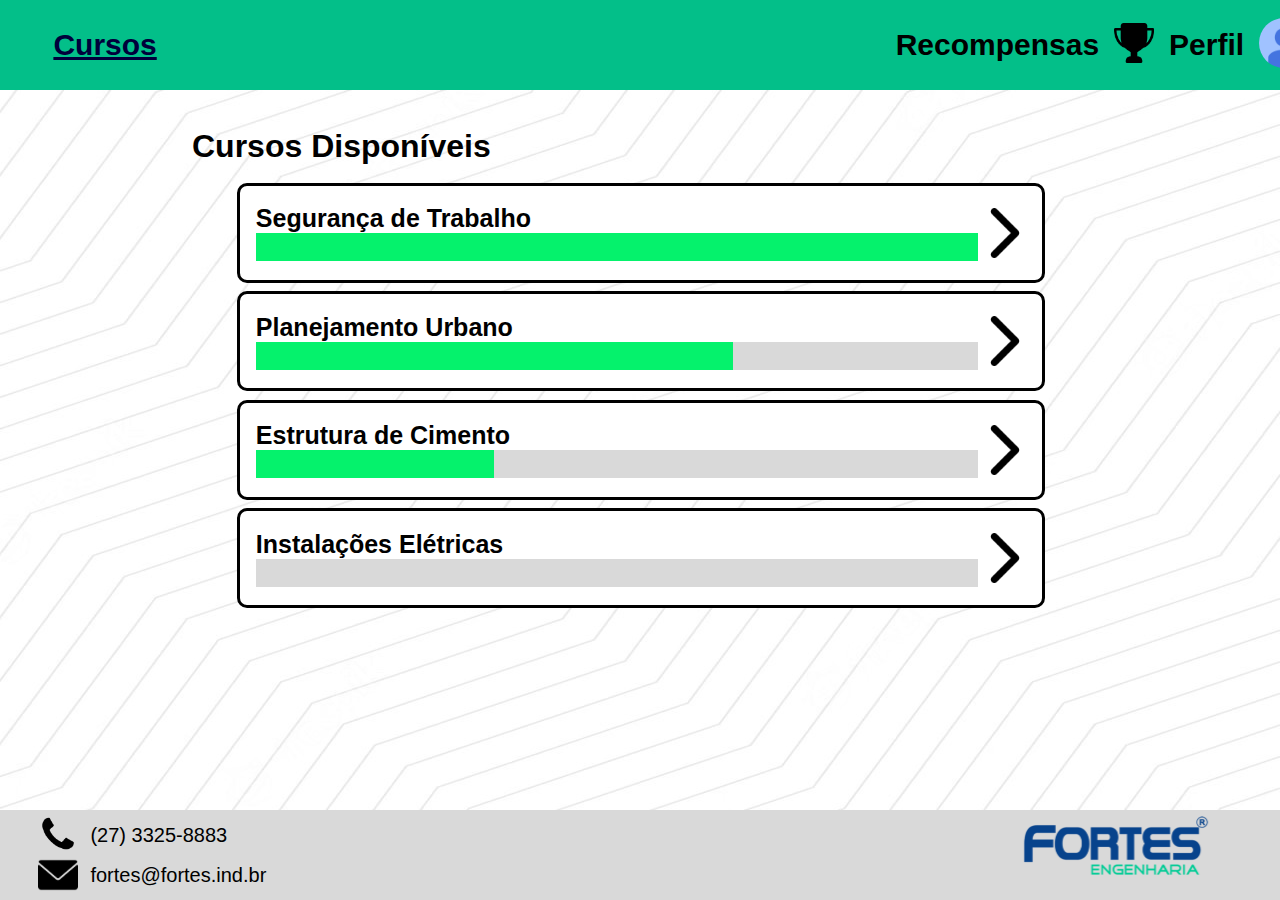
<file: index.html>
<!DOCTYPE html>
<html lang="pt-br">

<head>
    <meta charset="UTF-8">
    <link rel="stylesheet" href="index.css">
    <link rel="stylesheet" href="cursos.css">
    <meta name="viewport" content="width=device-width, initial-scale=1.0">
    <title>Cursos</title>
</head>


<body>
    <header>
        <ul>
            <li>
                <a href="index.html">
                    <h1 id="AbaAtual">Cursos</h1>
                </a>
            </li>
        </ul>
        <section>
            <div>
                <a href="recompensas.html">
                    <h1>Recompensas</h1>
                </a>
                <a href="recompensas.html">
                    <img src="imagens/IconeTrofeu.png" alt="IconeTrofeu">
                </a>
            </div>

            <div>
                <a href="perfil.html">
                    <h1>Perfil</h1>
                </a>
                <a href="perfil.html">
                    <img id="ImgPerfil" src="imagens/IconePerfil.jpg" alt="IconePerfil">
                </a>
            </div>
        </section>
    </header>    

    <main>
        <h1>Cursos Disponíveis</h1>
        <section id="areaPrincipal">

            <section class="containerCurso">
                <div class="separadorCurso">
                    <h2>Segurança de Trabalho</h2>
                    <div class="barraProgresso">
                        <div id="progresso1"></div>
                    </div>
                </div>
                <button onclick="expandirSubContaineres(1)" id="botao1">
                    <img src="imagens/IconeSetaDireita.png" alt="IconeSetaDireita" id="setaD1">
                    <img src="imagens/IconeSetaBaixo.png" alt="IconeSetaBaixo" id="setaB1">
                </button>
            </section>

            <section class="subContaineresCurso" id="subContaineresCurso1">
                <div class="subContainerCurso">
                    <span>
                        <a href="curso.html">
                            <img src="imagens/IconePlay.png" alt="IconePlay">
                        </a>
                        <h2>Equipamentos de segurança</h2>
                    </span>
                    <h2>Completo</h2> 
                </div>
                <div class="subContainerCurso">
                    <span>
                        <a href="curso.html">
                            <img src="imagens/IconePlay.png" alt="IconePlay">
                        </a>
                        <h2>Ambiente de Trabalho</h2>
                    </span>
                    <h2>Completo</h2> 
                </div>                
            </section>



            <section class="containerCurso">
                <div class="separadorCurso">
                    <h2>Planejamento Urbano</h2>
                    <div class="barraProgresso">
                        <div id="progresso2"></div>
                    </div>
                </div>
                <button onclick="expandirSubContaineres(2)" id="botao2">
                    <img src="imagens/IconeSetaDireita.png" alt="IconeSetaDireita" id="setaD2">
                    <img src="imagens/IconeSetaBaixo.png" alt="IconeSetaBaixo" id="setaB2">
                </button>
            </section>

            <section class="subContaineresCurso" id="subContaineresCurso2">
                <div class="subContainerCurso">
                    <span>
                        <a href="curso.html">
                            <img src="imagens/IconePlay.png" alt="IconePlay">
                        </a>
                        <h2>Saneamento Básico</h2>
                    </span>
                    <h2>Completo</h2> 
                </div>
                <div class="subContainerCurso">
                    <span>
                        <a href="curso.html">
                            <img src="imagens/IconePlay.png" alt="IconePlay">
                        </a>
                        <h2>Engenharia de Tráfego</h2>
                    </span>
                    <h2>Completo</h2> 
                </div>
                <div class="subContainerCurso">
                    <span>
                        <a href="curso.html">
                            <img src="imagens/IconePlay.png" alt="IconePlay">
                        </a>
                        <h2>Grandes Estruturas e Pontes</h2>
                    </span>
                    <h2>Incompleto</h2> 
                </div>                
            </section>



            <section class="containerCurso">
                <div class="separadorCurso">
                    <h2>Estrutura de Cimento</h2>
                    <div class="barraProgresso">
                        <div id="progresso3"></div>
                    </div>
                </div>
                <button onclick="expandirSubContaineres(3)" id="botao3">
                    <img src="imagens/IconeSetaDireita.png" alt="IconeSetaDireita" id="setaD3">
                    <img src="imagens/IconeSetaBaixo.png" alt="IconeSetaBaixo" id="setaB3">
                </button>
            </section>

            <section class="subContaineresCurso" id="subContaineresCurso3">
                <div class="subContainerCurso">
                    <span>
                        <a href="curso.html">
                            <img src="imagens/IconePlay.png" alt="IconePlay">
                        </a>
                        <h2>Produção</h2>
                    </span>
                    <h2>Completo</h2> 
                </div>
                <div class="subContainerCurso">
                    <span>
                        <a href="curso.html">
                            <img src="imagens/IconePlay.png" alt="IconePlay">
                        </a>
                        <h2>Aplicação</h2>
                    </span>
                    <h2>Incompleto</h2> 
                </div>
                <div class="subContainerCurso">
                    <span>
                        <a href="curso.html">
                            <img src="imagens/IconePlay.png" alt="IconePlay">
                        </a>
                        <h2>Manutenção</h2>
                    </span>
                    <h2>Incompleto</h2> 
                </div>                
            </section>
            


            <section class="containerCurso">
                <div class="separadorCurso">
                    <h2>Instalações Elétricas</h2>
                    <div class="barraProgresso">
                        <div id="progresso4"></div>
                    </div>
                </div>
                <button onclick="expandirSubContaineres(4)" id="botao4">
                    <img src="imagens/IconeSetaDireita.png" alt="IconeSetaDireita" id="setaD4">
                    <img src="imagens/IconeSetaBaixo.png" alt="IconeSetaBaixo" id="setaB4">
                </button>
            </section>

            <section class="subContaineresCurso" id="subContaineresCurso4">
                <div class="subContainerCurso">
                    <span>
                        <a href="curso.html">
                            <img src="imagens/IconePlay.png" alt="IconePlay">
                        </a>
                        <h2>Cabos e Circuitos</h2>
                    </span>
                    <h2>Incompleto</h2> 
                </div>
                <div class="subContainerCurso">
                    <span>
                        <a href="curso.html">
                            <img src="imagens/IconePlay.png" alt="IconePlay">
                        </a>
                        <h2>Implementação</h2>
                    </span>
                    <h2>Incompleto</h2> 
                </div> 
                <div class="subContainerCurso">
                    <span>
                        <a href="curso.html">
                            <img src="imagens/IconePlay.png" alt="IconePlay">
                        </a>
                        <h2>Manutenção e Reparação</h2>
                    </span>
                    <h2>Incompleto</h2> 
                </div>                      
            </section> 
        </section>
    </main>

    <footer>
        <section>
            <div>
                <img src="imagens/IconeTelefone.png" alt="IconeTelefone">
                <h3>(27) 3325-8883</h3>
            </div>
            <div>
                <img src="imagens/IconeEmail.png" alt="IconeEmail">
                <h3>fortes@fortes.ind.br</h3>
            </div>
        </section>
        <img id="LogoFortesEngenharia" src="imagens/LogoFortesEngenharia.png" alt="">
    </footer>
</body>

<script src="index.js"></script>

</html>
</file>
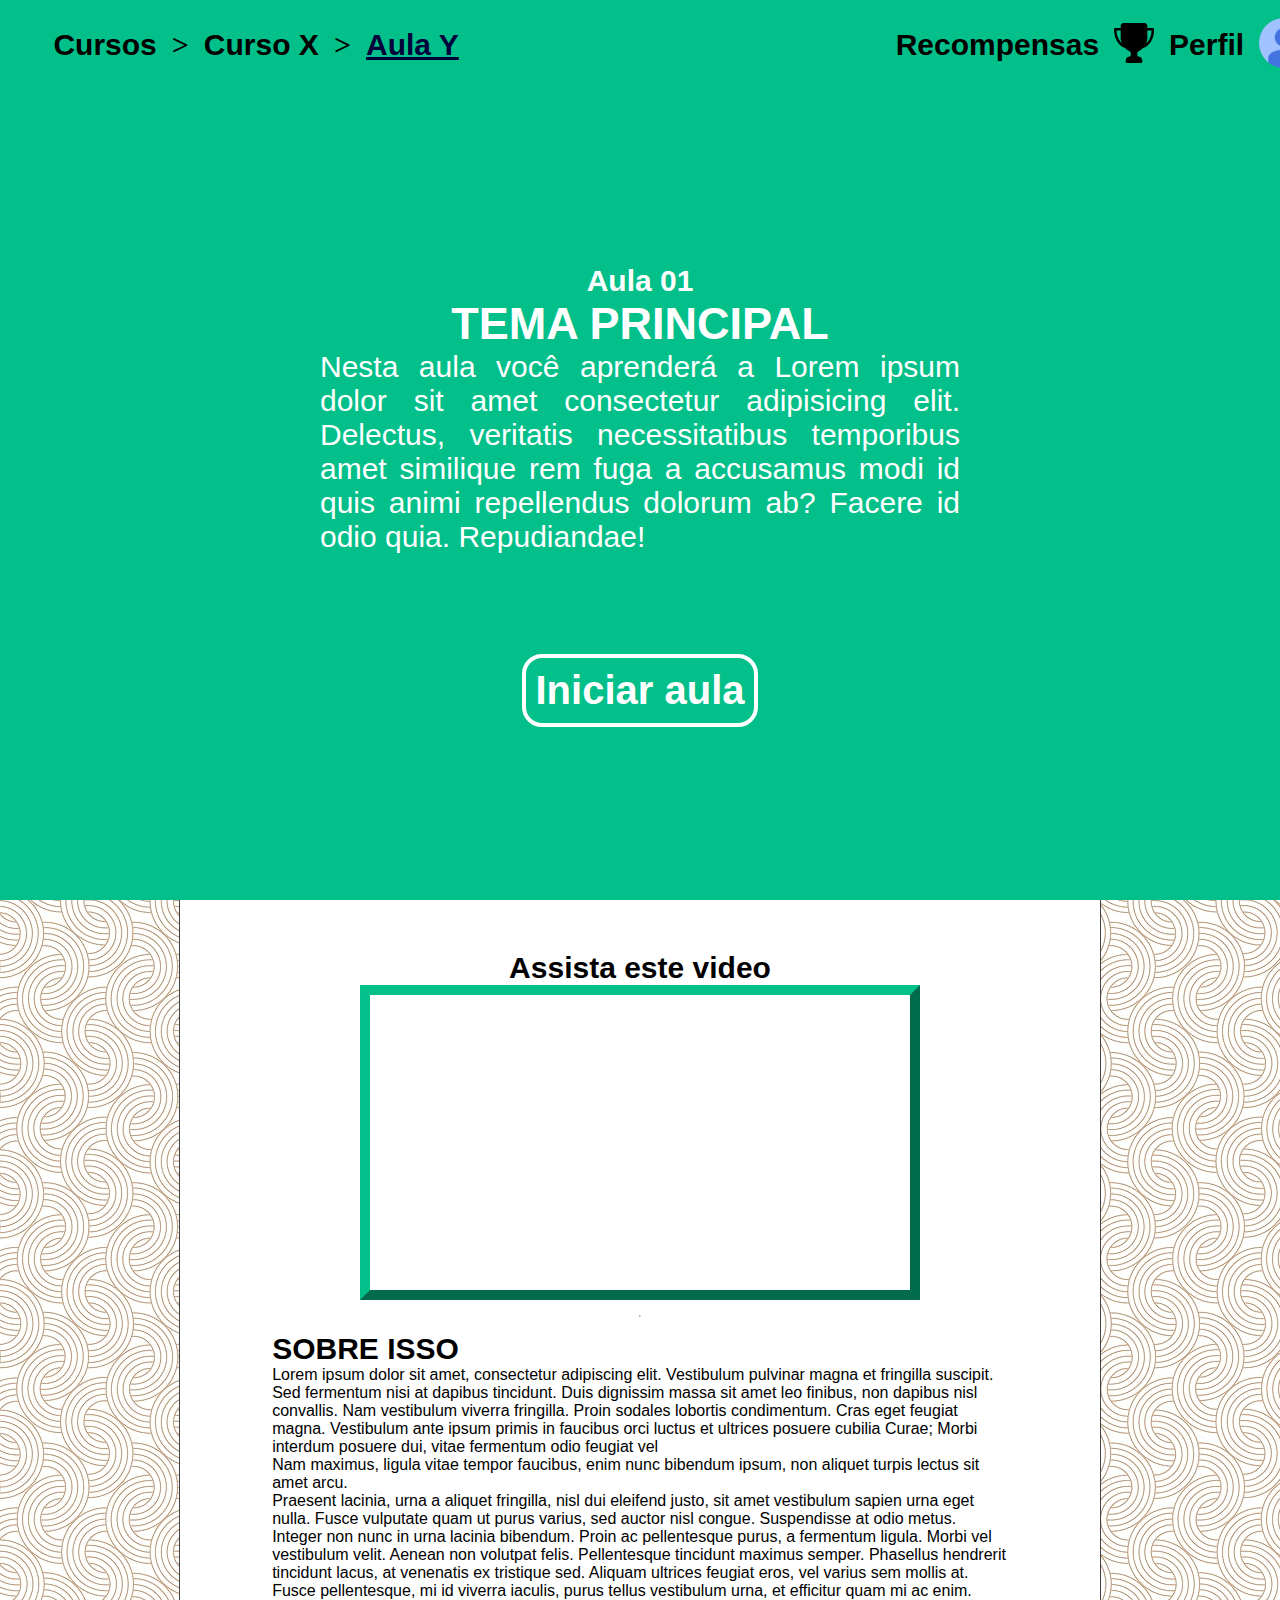
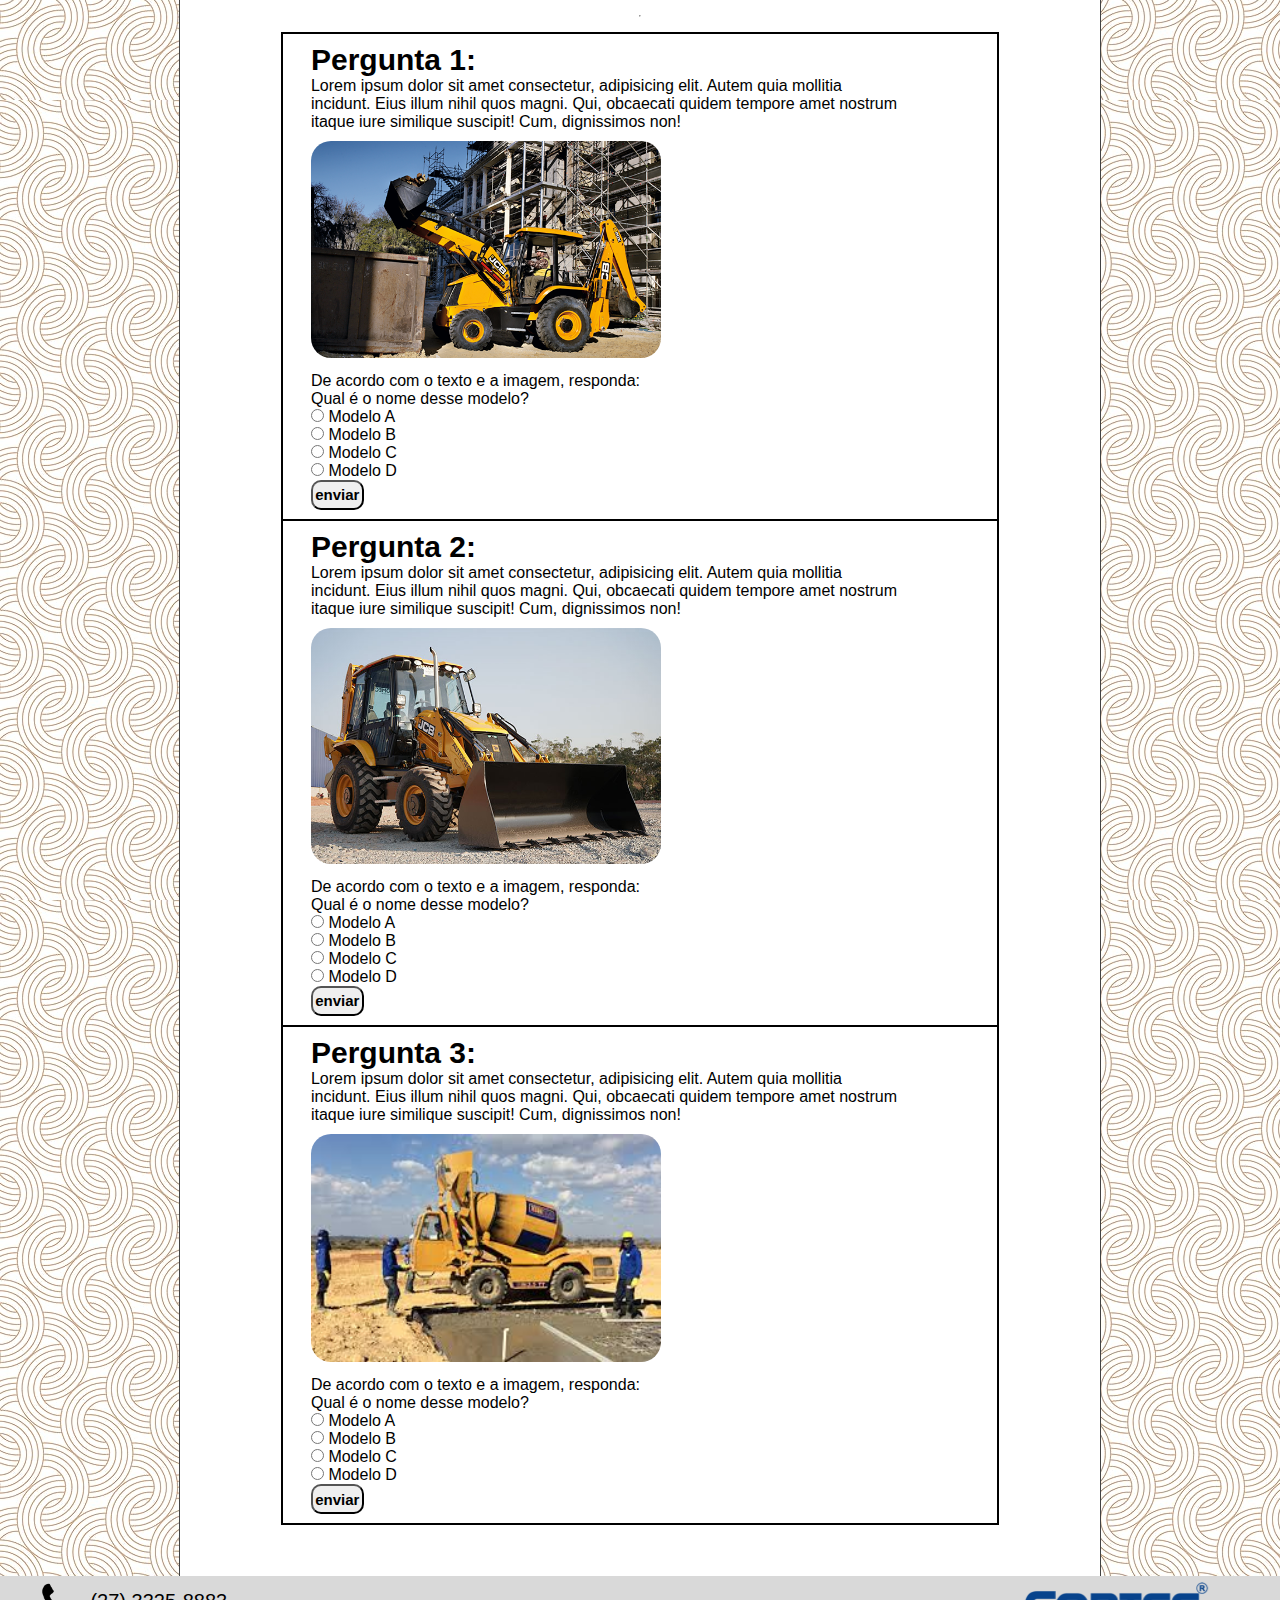
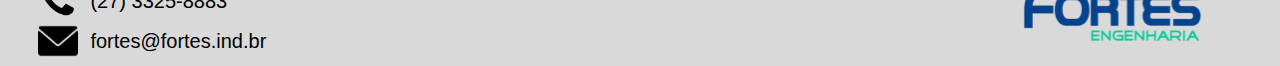
<file: aula.html>
<!DOCTYPE html>
<html lang="pt-br">

<head>
    <meta charset="UTF-8">
    <link rel="stylesheet" href="index.css">
    <link rel="stylesheet" href="aula.css">
    <meta name="viewport" content="width=device-width, initial-scale=1.0">
    <title>Aula</title>
</head>


<body>
    <header>
        <ul>
            <li>
                <a href="index.html">
                    <h1>Cursos</h1>
                </a>
            </li>
            <li>></li>
            <li>
                <a href="curso.html">
                    <h1>Curso X</h1>
                </a>
            </li>
            <li>></li>
            <li>
                <a href="aula.html" id="AbaAtual">
                    <h1>Aula Y</h1>
                </a>
            </li>
        </ul>
        <section>
            <div>
                <a href="recompensas.html">
                    <h1>Recompensas</h1>
                </a>
                <a href="recompensas.html">
                    <img src="imagens/IconeTrofeu.png" alt="IconeTrofeu">
                </a>
            </div>

            <div>
                <a href="perfil.html">
                    <h1>Perfil</h1>
                </a>
                <a href="perfil.html">
                    <img id="ImgPerfil" src="imagens/IconePerfil.jpg" alt="IconePerfil">
                </a>
            </div>
        </section>
    </header>

    <nav>
        <h3>Aula 01</h3>
        <h1>TEMA PRINCIPAL</h1>
        <h2>Nesta aula você aprenderá a Lorem ipsum dolor sit amet consectetur adipisicing elit. Delectus, veritatis necessitatibus temporibus amet similique rem fuga a accusamus modi id quis animi repellendus dolorum ab? Facere id odio quia. Repudiandae!</h2>
        <a href="#gancho1">Iniciar aula</a>
    </nav>

    <main id="gancho1">
        <section id="AreaPrincipal">
            <h2>Assista este video</h2>
            <iframe width="560" height="315" src="https://www.youtube.com/embed/x8FySoeBKpk" title="YouTube video player" frameborder="0" allow="accelerometer; autoplay; clipboard-write; encrypted-media; gyroscope; picture-in-picture; web-share" allowfullscreen></iframe>
            <hr>
            <div class="container">
                <div class="texto">
                    <h2>SOBRE ISSO</h2>
                    <p>Lorem ipsum dolor sit amet, consectetur adipiscing elit. Vestibulum pulvinar magna et fringilla suscipit. Sed fermentum nisi at dapibus tincidunt. Duis dignissim massa sit amet leo finibus, non dapibus nisl convallis. Nam vestibulum viverra fringilla. Proin sodales lobortis condimentum. Cras eget feugiat magna. Vestibulum ante ipsum primis in faucibus orci luctus et ultrices posuere cubilia Curae; Morbi interdum posuere dui, vitae fermentum odio feugiat vel</p>
                    
                    <p>Nam maximus, ligula vitae tempor faucibus, enim nunc bibendum ipsum, non aliquet turpis lectus sit amet arcu.</p>
                    
                    <p>Praesent lacinia, urna a aliquet fringilla, nisl dui eleifend justo, sit amet vestibulum sapien urna eget nulla. Fusce vulputate quam ut purus varius, sed auctor nisl congue. Suspendisse at odio metus. Integer non nunc in urna lacinia bibendum. Proin ac pellentesque purus, a fermentum ligula. Morbi vel vestibulum velit. Aenean non volutpat felis. Pellentesque tincidunt maximus semper. Phasellus hendrerit tincidunt lacus, at venenatis ex tristique sed. Aliquam ultrices feugiat eros, vel varius sem mollis at. Fusce pellentesque, mi id viverra iaculis, purus tellus vestibulum urna, et efficitur quam mi ac enim.</p>                 
                </div>
              </div>
            <hr>
            <div class="caixa-pergunta" id="primeiraCaixa"> 
                <h2>Pergunta 1:</h2>
                <p>Lorem ipsum dolor sit amet consectetur, adipisicing elit. Autem quia mollitia incidunt. Eius illum nihil quos magni. Qui, obcaecati quidem tempore amet nostrum itaque iure similique suscipit! Cum, dignissimos non!</p>
                <img src="imagens/ImagemMaquina.png" alt="ImagemMaquina">
                <p>De acordo com o texto e a imagem, responda:</p>
                <p>Qual é o nome desse modelo?</p>
            
                <form>
                    <input type="radio" id="opcao1" name="resposta" value="opcao1">
                    <label for="opcao1">Modelo A</label><br>
            
                    <input type="radio" id="opcao2" name="resposta" value="opcao2">
                    <label for="opcao2">Modelo B</label><br>
            
                    <input type="radio" id="opcao3" name="resposta" value="opcao3">
                    <label for="opcao3">Modelo C</label><br>
            
                    <input type="radio" id="opcao4" name="resposta" value="opcao4">
                    <label for="opcao4">Modelo D</label><br>
            
                    <input type="submit" value="enviar" id="submit">
                </form>
            </div>
            <div class="caixa-pergunta"> 
                <h2>Pergunta 2:</h2>
                <p>Lorem ipsum dolor sit amet consectetur, adipisicing elit. Autem quia mollitia incidunt. Eius illum nihil quos magni. Qui, obcaecati quidem tempore amet nostrum itaque iure similique suscipit! Cum, dignissimos non!</p>
                <img src="imagens/ImagemMaquina2.jpg" alt="ImagemMaquina2">
                <p>De acordo com o texto e a imagem, responda:</p>
                <p>Qual é o nome desse modelo?</p>
            
                <form>
                    <input type="radio" id="opcao1" name="resposta" value="opcao1">
                    <label for="opcao1">Modelo A</label><br>
            
                    <input type="radio" id="opcao2" name="resposta" value="opcao2">
                    <label for="opcao2">Modelo B</label><br>
            
                    <input type="radio" id="opcao3" name="resposta" value="opcao3">
                    <label for="opcao3">Modelo C</label><br>
            
                    <input type="radio" id="opcao4" name="resposta" value="opcao4">
                    <label for="opcao4">Modelo D</label><br>
            
                    <input type="submit" value="enviar" id="submit">
                </form>
            </div>
            <div class="caixa-pergunta"> 
                <h2>Pergunta 3:</h2>
                <p>Lorem ipsum dolor sit amet consectetur, adipisicing elit. Autem quia mollitia incidunt. Eius illum nihil quos magni. Qui, obcaecati quidem tempore amet nostrum itaque iure similique suscipit! Cum, dignissimos non!</p>
                <img src="imagens/ImagemMaquina3.jfif" alt="ImagemMaquina2">
                <p>De acordo com o texto e a imagem, responda:</p>
                <p>Qual é o nome desse modelo?</p>
            
                <form>
                    <input type="radio" id="opcao1" name="resposta" value="opcao1">
                    <label for="opcao1">Modelo A</label><br>
            
                    <input type="radio" id="opcao2" name="resposta" value="opcao2">
                    <label for="opcao2">Modelo B</label><br>
            
                    <input type="radio" id="opcao3" name="resposta" value="opcao3">
                    <label for="opcao3">Modelo C</label><br>
            
                    <input type="radio" id="opcao4" name="resposta" value="opcao4">
                    <label for="opcao4">Modelo D</label><br>
            
                    <input type="submit" value="enviar" id="submit">
                </form>
            </div>
        </section>
    </main>

    <footer>
        <section>
            <div>
                <img src="imagens/IconeTelefone.png" alt="IconeTelefone">
                <h3>(27) 3325-8883</h3>
            </div>
            <div>
                <img src="imagens/IconeEmail.png" alt="IconeEmail">
                <h3>fortes@fortes.ind.br</h3>
            </div>
        </section>
        <img id="LogoFortesEngenharia" src="imagens/LogoFortesEngenharia.png" alt="">
    </footer>
</body>

<script src="index.js"></script>

</html>
</file>
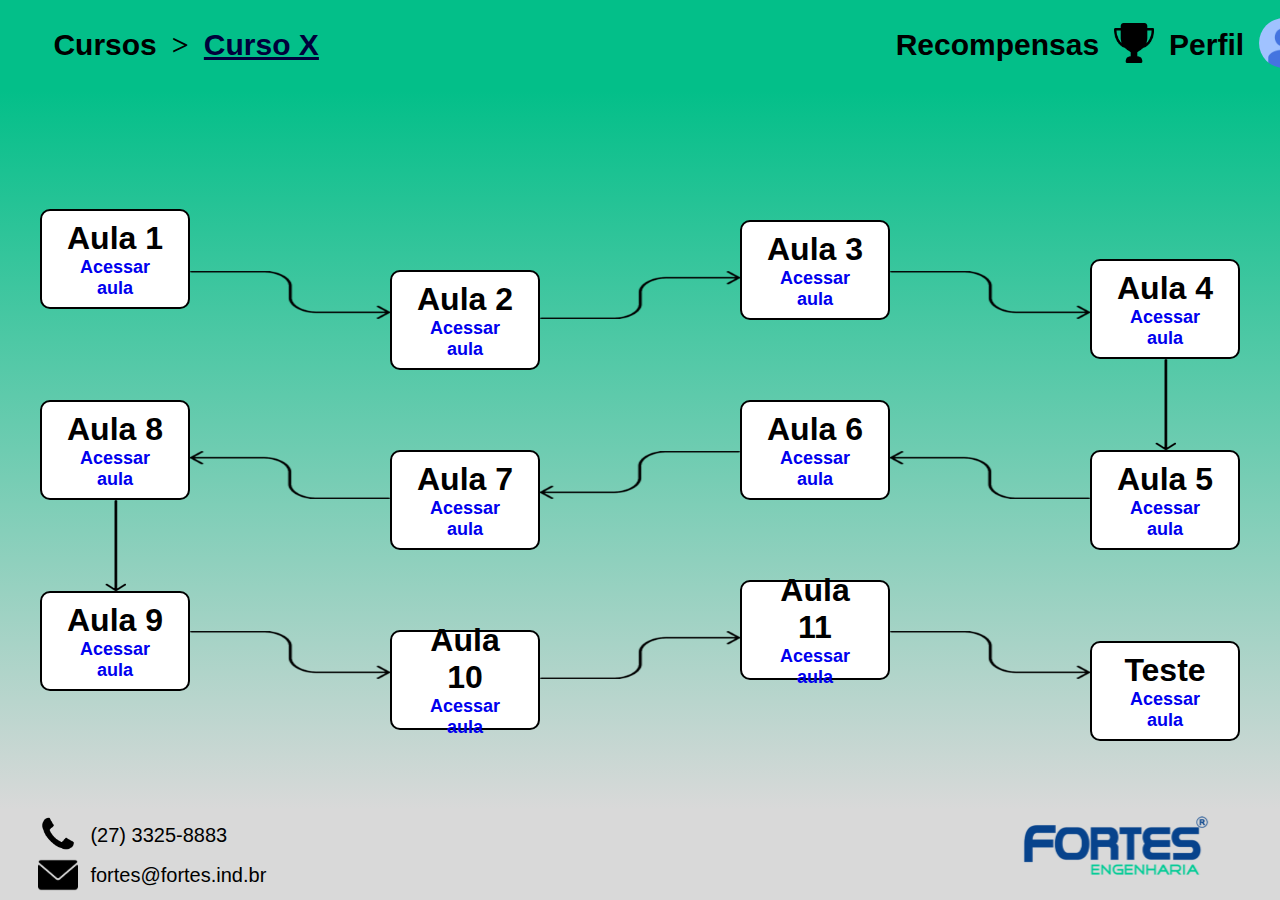
<file: curso.html>
<!DOCTYPE html>
<html lang="pt-br">

<head>
    <meta charset="UTF-8">
    <link rel="stylesheet" href="index.css">
    <link rel="stylesheet" href="curso.css">
    <meta name="viewport" content="width=device-width, initial-scale=1.0">
    <title>Cursos - curso</title>
</head>


<body>
    <header>
        <ul>
            <li>
                <a href="index.html">
                    <h1>Cursos</h1>
                </a>
            </li>
            <li>></li>
            <li>
                <a href="curso.html">
                    <h1 id="AbaAtual">Curso X</h1>
                </a>
            </li>
        </ul>
        <section>
            <div>
                <a href="recompensas.html">
                    <h1>Recompensas</h1>
                </a>
                <a href="recompensas.html">
                    <img src="imagens/IconeTrofeu.png" alt="IconeTrofeu">
                </a>
            </div>

            <div>
                <a href="perfil.html">
                    <h1>Perfil</h1>
                </a>
                <a href="perfil.html">
                    <img id="ImgPerfil" src="imagens/IconePerfil.jpg" alt="IconePerfil">
                </a>
            </div>
        </section>
    </header>    

    <main>
        <div class="container">
            <section class="coluna1" id="colunaEspecial1">
                <div>
                    <h1>
                        Aula 1
                    </h1>
                    <a href="aula.html">
                        Acessar aula
                    </a>
                </div>
                <img src="imagens/SetaRetaBaixo.png" alt="setabaixo" id="invisivel">
                <div>
                    <h1>
                        Aula 8
                    </h1>
                    <a href="aula.html">
                        Acessar aula
                    </a>
                </div>
                <img src="imagens/SetaRetaBaixo.png" alt="setabaixo"">
                <div>
                    <h1>
                        Aula 9
                    </h1>
                    <a href="aula.html">
                        Acessar aula
                    </a>
                </div>
            </section>
            <section class="coluna3">
                <img src="imagens/SetaCurvaD1.png" alt="seta" class="seta">
                <img src="imagens/SetaCurvaE1.png" alt="seta" class="seta">
                <img src="imagens/SetaCurvaD1.png" alt="seta" class="seta">
            </section>
            <section class="coluna2">
                <div>
                    <h1>
                        Aula 2
                    </h1>
                    <a href="aula.html">
                        Acessar aula
                    </a>
                </div>
                <div>
                    <h1>
                        Aula 7
                    </h1>
                    <a href="aula.html">
                        Acessar aula
                    </a>
                </div>
                <div>
                    <h1>
                        Aula 10
                    </h1>
                    <a href="aula.html">
                        Acessar aula
                    </a>
                </div>
            </section>
            <section class="coluna3">
                <img src="imagens/SetaCurvaD2.png" alt="seta" class="seta">
                <img src="imagens/SetaCurvaE2.png" alt="seta" class="seta">
                <img src="imagens/SetaCurvaD2.png" alt="seta" class="seta">
            </section>
            <section class="coluna1">
                <div>
                    <h1>
                        Aula 3
                    </h1>
                    <a href="aula.html">
                        Acessar aula
                    </a>
                </div>
                <div>
                    <h1>
                        Aula 6
                    </h1>
                    <a href="aula.html">
                        Acessar aula
                    </a>
                </div>
                <div>
                    <h1>
                        Aula 11
                    </h1>
                    <a href="aula.html">
                        Acessar aula
                    </a>
                </div>
            </section>
            <section class="coluna3">
                <img src="imagens/SetaCurvaD1.png" alt="seta" class="seta">
                <img src="imagens/SetaCurvaE1.png" alt="seta" class="seta">
                <img src="imagens/SetaCurvaD1.png" alt="seta" class="seta">
            </section>
            <section class="coluna2" id="colunaEspecial2">
                <div>
                    <h1>
                        Aula 4
                    </h1>
                    <a href="aula.html">
                        Acessar aula
                    </a>
                </div>
                <img src="imagens/SetaRetaBaixo.png" alt="setabaixo">
                <div>
                    <h1>
                        Aula 5
                    </h1>
                    <a href="aula.html">
                        Acessar aula
                    </a>
                </div>
                <img src="imagens/SetaRetaBaixo.png" alt="setabaixo" id="invisivel">
                <div>
                    <h1>
                        Teste
                    </h1>
                    <a href="aula.html">
                        Acessar aula
                    </a>
                </div>
            </section>
        </div>
    </main>

    <footer>
        <section>
            <div>
                <img src="imagens/IconeTelefone.png" alt="IconeTelefone">
                <h3>(27) 3325-8883</h3>
            </div>
            <div>
                <img src="imagens/IconeEmail.png" alt="IconeEmail">
                <h3>fortes@fortes.ind.br</h3>
            </div>
        </section>
        <img id="LogoFortesEngenharia" src="imagens/LogoFortesEngenharia.png" alt="">
    </footer>
</body>

<script src="index.js"></script>

</html>
</file>
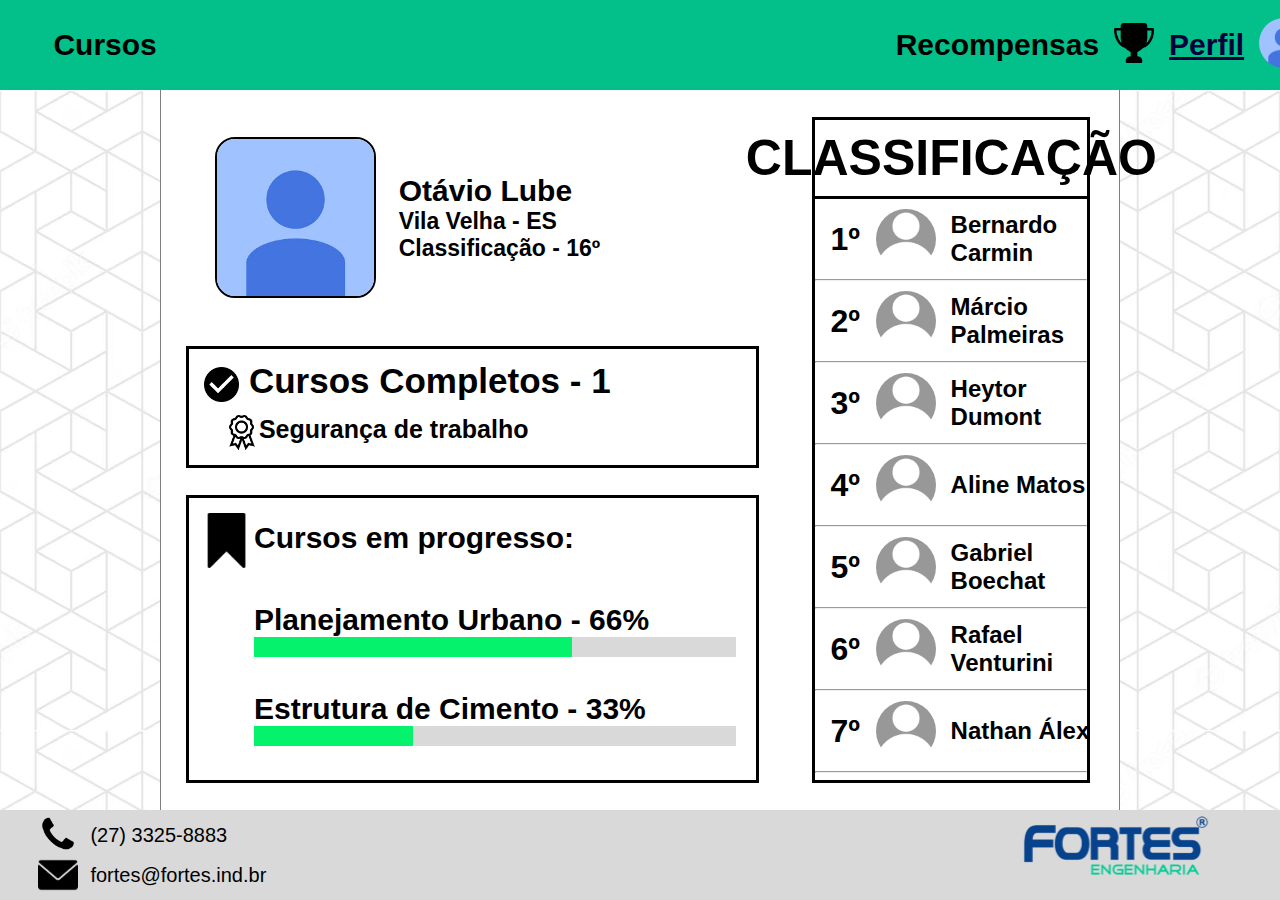
<file: perfil.html>
<!DOCTYPE html>
<html lang="pt-br">

<head>
    <meta charset="UTF-8">
    <link rel="stylesheet" href="index.css">
    <link rel="stylesheet" href="perfil.css">
    <meta name="viewport" content="width=device-width, initial-scale=1.0">
    <title>Perfil</title>
</head>


<body>
    <header>
        <ul>
            <li>
                <a href="index.html">
                    <h1>Cursos</h1>
                </a>
            </li>
        </ul>
        <section>
            <div>
                <a href="recompensas.html">
                    <h1>Recompensas</h1>
                </a>
                <a href="recompensas.html">
                    <img src="imagens/IconeTrofeu.png" alt="IconeTrofeu">
                </a>
            </div>

            <div>
                <a href="perfil.html">
                    <h1 id="AbaAtual">Perfil</h1>
                </a>
                <a href="perfil.html">
                    <img id="ImgPerfil" src="imagens/IconePerfil.jpg" alt="IconePerfil">
                </a>
            </div>
        </section>
    </header>    

    <main>
        <section id="AreaPrincipal">
            <section id="coluna1">
                <div id="caixa1">
                    <img src="imagens/IconePerfil.jpg" alt="Perfil">
                    <div>
                        <h1>Otávio Lube</h1>
                        <h2>Vila Velha - ES</h2>
                        <h2>Classificação - 16º</h2>
                    </div>
                </div>
                <div id="caixa2">
                    <div id="subdivisao1">
                        <img src="imagens/IconeCheck.png" alt="Check"> <h4>Cursos Completos - 1</h4>
                    </div>
                    <div id="subdivisao2">
                        <img src="imagens/IconeMedalha.png" alt="Medalha"> <h4>Segurança de trabalho</h4>
                    </div>
                </div>
                <div id="caixa3">
                    <iframe src="perfilCursosProgresso.html" frameborder="0"></iframe>
                </div>
            </section>
            <section id="coluna2">
                <div id="caixa4">
                    <div id="titulo">
                        <h1>CLASSIFICAÇÃO</h1>
                    </div>
                    <div id="ranking">
                        <iframe src="perfilranking.html" frameborder="0"></iframe>
                    </div>
                </div>
            </section>
        </section>
    </main>

    <footer>
        <section>
            <div>
                <img src="imagens/IconeTelefone.png" alt="IconeTelefone">
                <h3>(27) 3325-8883</h3>
            </div>
            <div>
                <img src="imagens/IconeEmail.png" alt="IconeEmail">
                <h3>fortes@fortes.ind.br</h3>
            </div>
        </section>
        <img id="LogoFortesEngenharia" src="imagens/LogoFortesEngenharia.png" alt="">
    </footer>
</body>

<script src="index.js"></script>

</html>
</file>
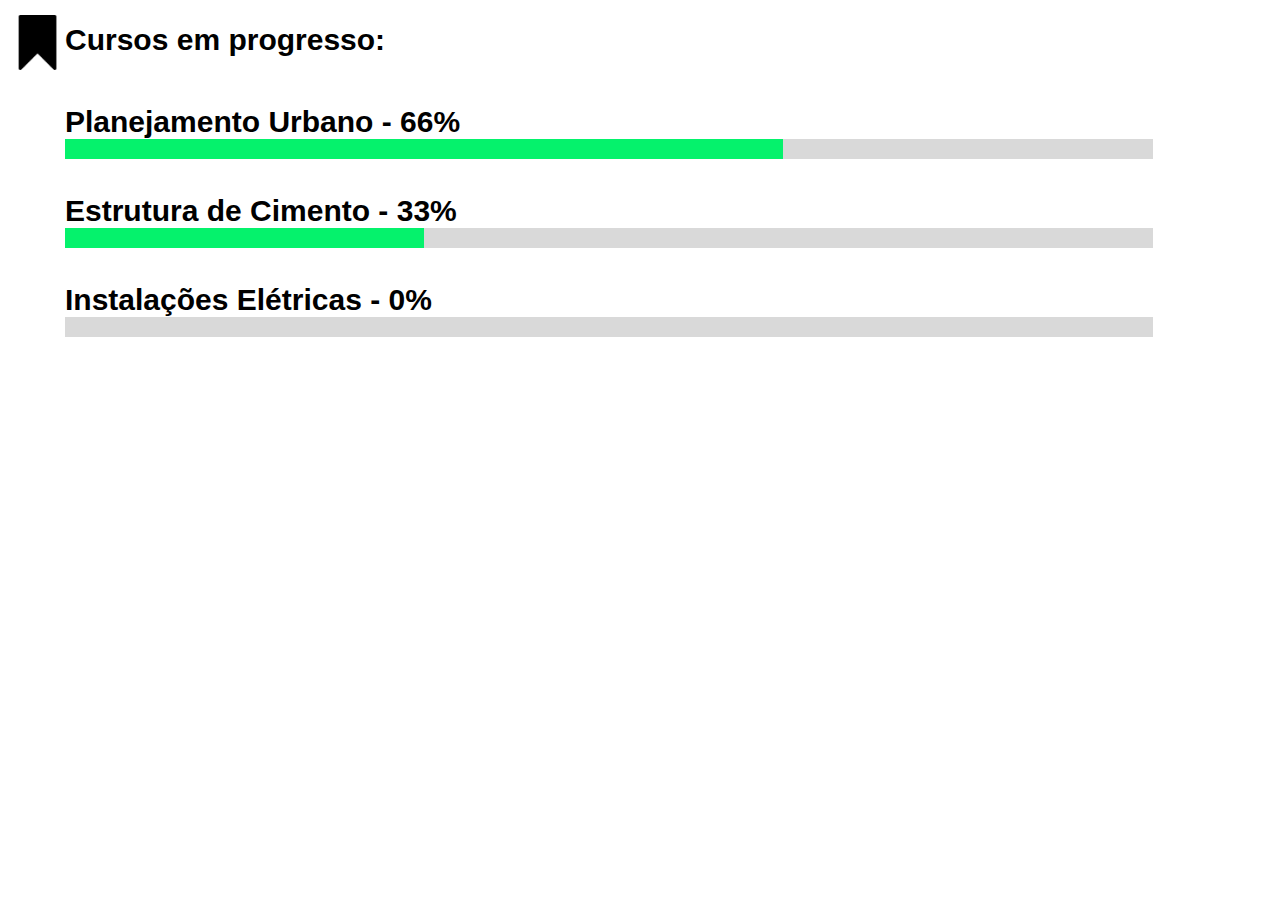
<file: perfilCursosProgresso.html>
<!DOCTYPE html>
<html lang="pt-br">
<head>
    <meta charset="UTF-8">
    <meta name="viewport" content="width=device-width, initial-scale=1.0">
    <link rel="stylesheet" href="perfil.css">
    <style>

        * {
            font-family: 'Segoe UI', Tahoma, Geneva, Verdana, sans-serif;
            margin: 0;
            padding: 0;
        }

        body {
            display: flex;
            align-items: flex-start;
            justify-content: flex-start;
            flex-direction: column;
            padding-block: 15px;
            padding-inline: 10px;
        }

        #subdivisao3 {
            display: flex;
            align-items: center;
            justify-content: flex-start;
        }

        #subdivisao3 img{
            width: 55px;
        }

        #subdivisao3 h4 {
            font-size: 30px;
            font-weight: 750;
            position: relative;
            bottom: 3px;
        }

        .caixaProgresso {
            display: flex;
            align-items: flex-start;
            justify-content: center;
            flex-direction: column;
            margin-block: 35px;
            position: relative;
            left: 55px;
        }

        .barraProgresso {
            width: 85vw;
            height: 20px;
            background-color: #D9D9D9;
        }

        #progresso1 {
            background-color: #05F26C;
            height: 100%;
            width: 66%;
        }

        #progresso2 {
            background-color: #05F26C;
            height: 100%;
            width: 33%;
        }
        
        #progresso3 {
            background-color: #05F26C;
            height: 100%;
            width: 0%;
        }

        h3 {
            font-size: 30px;
            font-weight: 600;
        }

    </style>
    <title>Cursos em progresso</title>
</head>
<body>
    <div id="subdivisao3">
        <img src="imagens/IconeBookmark.png" alt="bookmark"> <h4>Cursos em progresso:</h4>
    </div>
    <div id="subdivisao4">
        <div class="caixaProgresso">
            <h3>Planejamento Urbano - 66%</h3>
            <div class="barraProgresso">
                <div id="progresso1"></div>
            </div>
        </div>
        <div class="caixaProgresso">
            <h3>Estrutura de Cimento - 33%</h3>
            <div class="barraProgresso">
                <div id="progresso2"></div>
            </div>
        </div>
        <div class="caixaProgresso">
            <h3>Instalações Elétricas - 0%</h3>
            <div class="barraProgresso">
                <div id="progresso3"></div>
            </div>
        </div>
    </div>
</body>
</html>
</file>
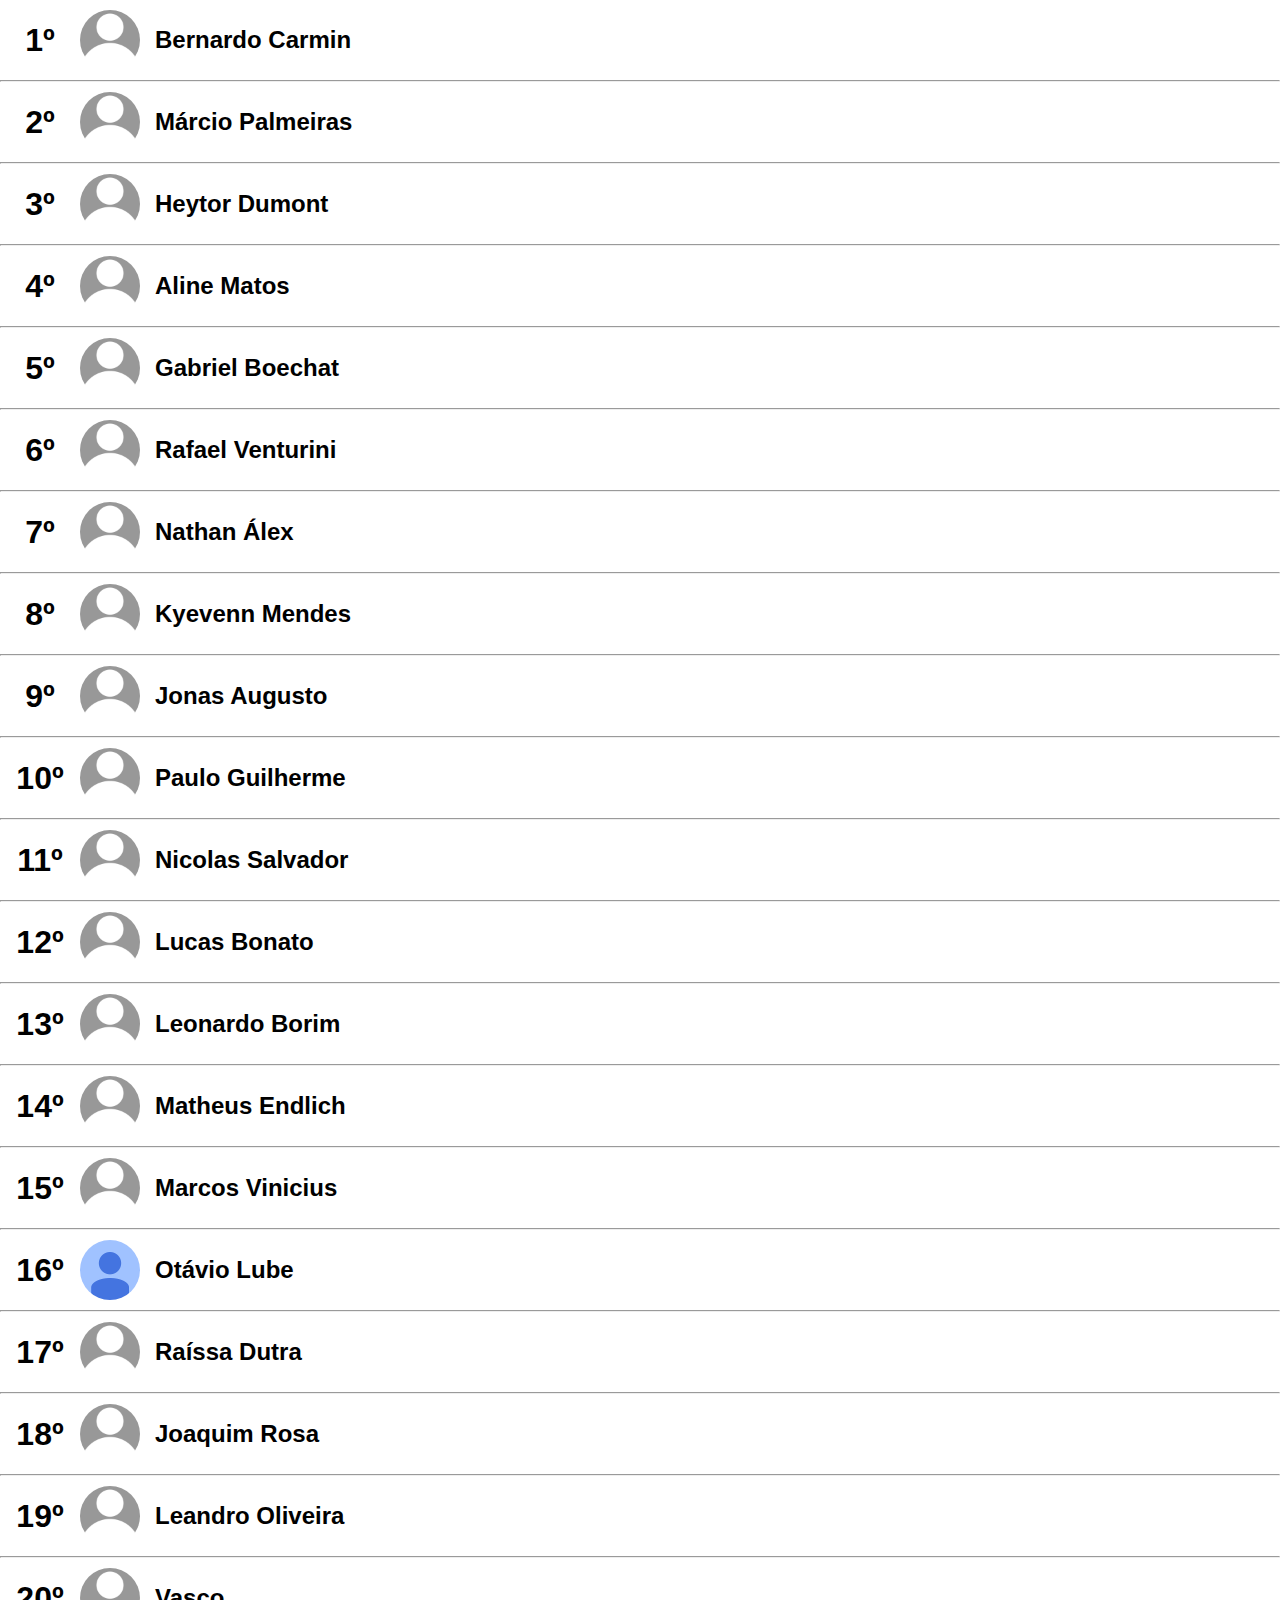
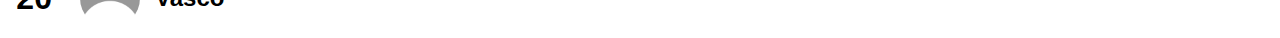
<file: perfilranking.html>
<!DOCTYPE html>
<html lang="pt-br">
<head>
    <meta charset="UTF-8">
    <meta name="viewport" content="width=device-width, initial-scale=1.0">
    <link rel="stylesheet" href="perfil.css">
    <style>

        * {
            font-family: 'Segoe UI', Tahoma, Geneva, Verdana, sans-serif;
            margin: 0;
            padding: 0;
        }

        div {
            height: 80px;
            display: flex;
            align-items: center;
            justify-content: flex-start;
            flex-direction: row;
        }
        
        div h1 {
            text-align: center;
            width: 80px;
        }

        div img {
            width: 60px;
            height: 60px;
            border-radius: 50%;
        }

        div h2 {
            width: 200px;
            position: relative;
            left: 15px;
        }

    </style>
    <title>Cursos em progresso</title>
</head>
<body>

    <div>
        <h1>1º</h1>
        <img src="imagens/IconePerfil2.jpg" alt="perfil">
        <h2>Bernardo Carmin</h2>
    </div>
    <hr>
    <div>
        <h1>2º</h1>
        <img src="imagens/IconePerfil2.jpg" alt="perfil">
        <h2>Márcio Palmeiras</h2>
    </div>
    <hr>
    <div>
        <h1>3º</h1>
        <img src="imagens/IconePerfil2.jpg" alt="perfil">
        <h2>Heytor Dumont</h2>
    </div>
    <hr>
    <div>
        <h1>4º</h1>
        <img src="imagens/IconePerfil2.jpg" alt="perfil">
        <h2>Aline Matos</h2>
    </div>
    <hr>
    <div>
        <h1>5º</h1>
        <img src="imagens/IconePerfil2.jpg" alt="perfil">
        <h2>Gabriel Boechat</h2>
    </div>
    <hr>
    <div>
        <h1>6º</h1>
        <img src="imagens/IconePerfil2.jpg" alt="perfil">
        <h2>Rafael Venturini</h2>
    </div>
    <hr>
    <div>
        <h1>7º</h1>
        <img src="imagens/IconePerfil2.jpg" alt="perfil">
        <h2>Nathan Álex</h2>
    </div>
    <hr>
    <div>
        <h1>8º</h1>
        <img src="imagens/IconePerfil2.jpg" alt="perfil">
        <h2>Kyevenn Mendes</h2>
    </div>
    <hr>
    <div>
        <h1>9º</h1>
        <img src="imagens/IconePerfil2.jpg" alt="perfil">
        <h2>Jonas Augusto</h2>
    </div>
    <hr>
    <div>
        <h1>10º</h1>
        <img src="imagens/IconePerfil2.jpg" alt="perfil">
        <h2>Paulo Guilherme</h2>
    </div>
    <hr>
    <div>
        <h1>11º</h1>
        <img src="imagens/IconePerfil2.jpg" alt="perfil">
        <h2>Nicolas Salvador</h2>
    </div>
    <hr>
    <div>
        <h1>12º</h1>
        <img src="imagens/IconePerfil2.jpg" alt="perfil">
        <h2>Lucas Bonato</h2>
    </div>
    <hr>
    <div>
        <h1>13º</h1>
        <img src="imagens/IconePerfil2.jpg" alt="perfil">
        <h2>Leonardo Borim</h2>
    </div>
    <hr>
    <div>
        <h1>14º</h1>
        <img src="imagens/IconePerfil2.jpg" alt="perfil">
        <h2>Matheus Endlich</h2>
    </div>
    <hr>
    <div>
        <h1>15º</h1>
        <img src="imagens/IconePerfil2.jpg" alt="perfil">
        <h2>Marcos Vinicius</h2>
    </div>
    <hr>
    <div>
        <h1>16º</h1>
        <img src="imagens/IconePerfil.jpg" alt="perfil">
        <h2>Otávio Lube</h2>
    </div>
    <hr>
    <div>
        <h1>17º</h1>
        <img src="imagens/IconePerfil2.jpg" alt="perfil">
        <h2>Raíssa Dutra</h2>
    </div>
    <hr>
    <div>
        <h1>18º</h1>
        <img src="imagens/IconePerfil2.jpg" alt="perfil">
        <h2>Joaquim Rosa</h2>
    </div>
    <hr>
    <div>
        <h1>19º</h1>
        <img src="imagens/IconePerfil2.jpg" alt="perfil">
        <h2>Leandro Oliveira</h2>
    </div>
    <hr>
    <div>
        <h1>20º</h1>
        <img src="imagens/IconePerfil2.jpg" alt="perfil">
        <h2>Vasco</h2>
    </div>

</body>
</html>
</file>
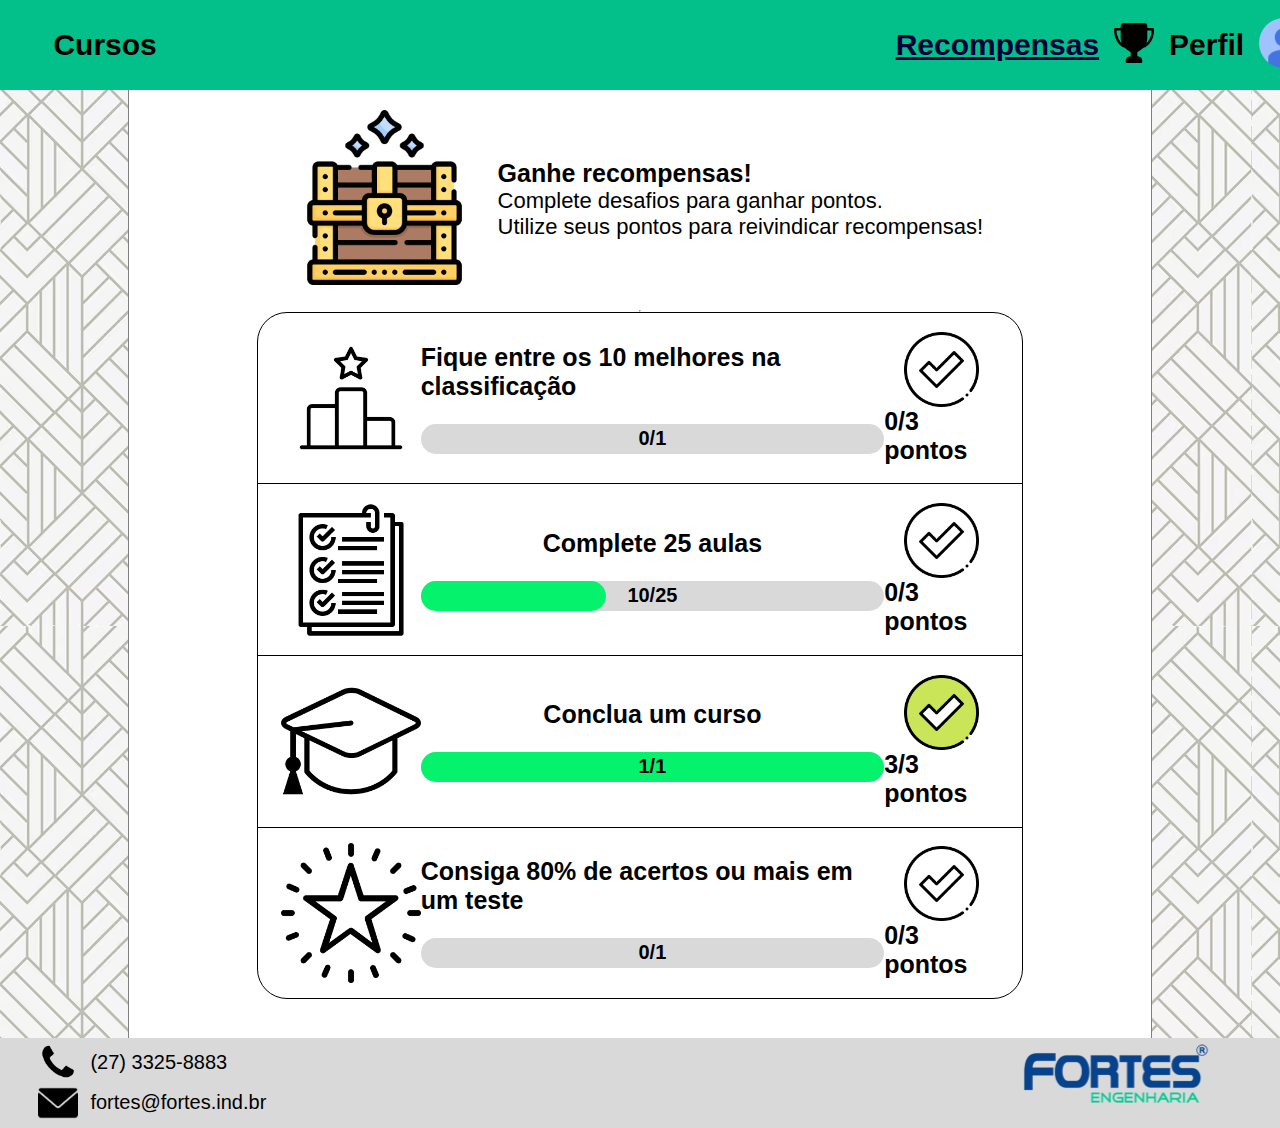
<file: recompensas.html>
<!DOCTYPE html>
<html lang="pt-br">

<head>
    <meta charset="UTF-8">
    <link rel="stylesheet" href="index.css">
    <link rel="stylesheet" href="recompensas.css">
    <meta name="viewport" content="width=device-width, initial-scale=1.0">
    <title>Recompensas</title>
</head>


<body>
    <header>
        <ul>
            <li>
                <a href="index.html">
                    <h1>Cursos</h1>
                </a>
            </li>
        </ul>
        <section>
            <div>
                <a href="recompensas.html">
                    <h1 id="AbaAtual">Recompensas</h1>
                </a>
                <a href="recompensas.html">
                    <img src="imagens/IconeTrofeu.png" alt="IconeTrofeu">
                </a>
            </div>

            <div>
                <a href="perfil.html">
                    <h1>Perfil</h1>
                </a>
                <a href="perfil.html">
                    <img id="ImgPerfil" src="imagens/IconePerfil.jpg" alt="IconePerfil">
                </a>
            </div>
        </section>
    </header>    

    <main> 

        <section id="sec1">
            <div> 
                <img src="imagens/IconeBaú.png" alt="Baú"> 
            </div> 
            <div> 
                <h4>Ganhe recompensas!</h4> 
                <p>Complete desafios para ganhar pontos.</p> 
                <p>Utilize seus pontos para reivindicar recompensas!</p> 
            </div> 
        </section>

        <hr>

        <section id="sec2"> 
            <div class="container" id="containerTopo"> 
                <div class="containerMenor">
                    <img src="imagens/IconeRank.png" alt="IconeRank" class="iconImg">
                </div> 
                <div class="containerMenor maior"> 
                    <p>Fique entre os 10 melhores na classificação</p> 
                    <h4>0/1</h4>
                    <div class="barraProgresso">
                        <div id="progresso1"></div>
                    </div>
                </div> 
                <div class="containerMenor"> 
                    <img src="imagens/IconeFeitoVazio.png" alt="Check" class="checkImg"> 
                    <p>0/3 pontos</p> 
                </div>
            </div>
            <div class="container"> 
                <div class="containerMenor">
                    <img src="imagens/IconeChecklist.png" alt="IconeRank" class="iconImg">
                </div> 
                <div class="containerMenor maior"> 
                    <p>Complete 25 aulas</p>
                    <h4>10/25</h4>
                    <div class="barraProgresso">
                        <div id="progresso2"></div>
                    </div>
                </div> 
                <div class="containerMenor"> 
                    <img src="imagens/IconeFeitoVazio.png" alt="Check" class="checkImg"> 
                    <p>0/3 pontos</p> 
                </div>
            </div> 
            <div class="container"> 
                <div class="containerMenor">
                    <img src="imagens/IconeGraduado.png" alt="IconeRank" class="iconImg">
                </div> 
                <div class="containerMenor maior"> 
                    <p>Conclua um curso</p> 
                    <h4>1/1</h4>
                    <div class="barraProgresso">
                        <div id="progresso3"></div>
                    </div>
                </div> 
                <div class="containerMenor"> 
                    <img src="imagens/IconeFeitoCheio.png" alt="Check" class="checkImg"> 
                    <p>3/3 pontos</p> 
                </div>
            </div> 
            <div class="container"> 
                <div class="containerMenor">
                    <img src="imagens/IconeEstrela.png" alt="IconeRank" class="iconImg">
                </div> 
                <div class="containerMenor maior"> 
                    <p>Consiga 80% de acertos ou mais em um teste</p> 
                    <h4>0/1</h4>
                    <div class="barraProgresso">
                        <div id="progresso4"></div>
                    </div>
                </div> 
                <div class="containerMenor"> 
                    <img src="imagens/IconeFeitoVazio.png" alt="Check" class="checkImg"> 
                    <p>0/3 pontos</p> 
                </div>
            </div> 
        </section> 

    </main> 

    <footer>
        <section>
            <div>
                <img src="imagens/IconeTelefone.png" alt="IconeTelefone">
                <h3>(27) 3325-8883</h3>
            </div>
            <div>
                <img src="imagens/IconeEmail.png" alt="IconeEmail">
                <h3>fortes@fortes.ind.br</h3>
            </div>
        </section>
        <img id="LogoFortesEngenharia" src="imagens/LogoFortesEngenharia.png" alt="">
    </footer>
</body>

<script src="index.js"></script>

</html>
</file>
<file: index.css>
/*
Já que todas as páginas utilizam, fundamentalmente, o mesmo cabeçalho e rodapé, teriamos que fazer a mesma estilização no .css de cada página.
Por isso, decidimos fazer este .css universal, linkado em todas as páginas, com essas estilizações. As estilizações específicas vão ser feitas no .css específico de cada página.
*/


* {
    margin: 0;
    padding: 0;
    box-sizing: border-box;
}



header {
    display: flex;
    align-items: center;
    justify-content: space-between;
    padding-inline: 3%;
    flex-direction: row;
    width: 100vw;
    height: 10vh;
    background-color: rgb(3, 191, 137);
}

header section {
    display: flex;
    align-items: center;
    justify-content: space-around;
    flex-direction: row;
    width: 30%;
}

header div {
    display: flex;
    align-items: center;
    justify-content: center;
    flex-direction: row;
}

header h1 {
    font-size: 30px;
    font-family:'Gill Sans', 'Gill Sans MT', Calibri, 'Trebuchet MS', sans-serif;
    margin-inline: 15px;
}

header #AbaAtual {
    color: rgb(0, 0, 59);
    text-decoration: underline;
}



header a {
    text-decoration: none;
    color: black;
}

header ul {
    list-style: none;
    display: flex;
    align-items: center; 
    justify-content: center;  
    flex-direction: row;
}

header li {
    font-size: 30px;
    font-weight: 900;
}

header img {
    height: 40px;
    width: 40px;
}

header #ImgPerfil {
    border-radius: 50%;
    height: 50px;
    width: 50px;
}



footer {
    display: flex;
    align-items: center;
    justify-content: space-between;
    padding-inline: 3%;
    flex-direction: row;
    width: 100vw;
    height: 10vh;
    background-color: #D9D9D9;
}

footer section {
    display: flex;
    align-items: flex-start;
    justify-content: center;
    flex-direction: column;
}

footer img {
    width: 40px;
    height: 40px;
    margin-right: 12px;
}

footer div {
    display: flex;
    align-items: center;
    justify-content: center;
    flex-direction: row;
}

footer h3 {
    font-size: 20px;
    font-family:'Segoe UI', Tahoma, Geneva, Verdana, sans-serif;
    font-weight: 500;
}

footer #LogoFortesEngenharia {
    width: 228px;
    height: 80px;
}
</file>
<file: cursos.css>
main {
    display: flex;
    align-items: flex-start;
    justify-content: flex-start;
    flex-direction: column;
    width: 100vw;
    height: auto;
    min-height: 80vh;
    padding-block: 3%;
    padding-inline: 15%;
    font-family: 'Segoe UI', Tahoma, Geneva, Verdana, sans-serif;
    background-image: url(imagens/Background1.jpg);
    background-size: auto;
}


#areaPrincipal {
    margin-left: 5%; 
    width: 95%;
    margin-block: 1%;
}

.containerCurso {
    margin-block: 1%;
    width: 95%;
    height: 100px;
    border: 3px solid black;
    border-radius: 10px;
    display: flex;
    align-items: center;
    justify-content: space-between;
    flex-direction: row;
    background-color: white;
}

.separadorCurso {
    display: flex;
    align-items: flex-start;
    justify-content: center;
    flex-direction: column;
    height: 100%;
    width: 90%;
    margin-left: 2%;
}

.separadorCurso h2 {
    font-size: 25px;
}

.containerCurso button {
    width: 50px;
    height: 50px;
    margin-right: 1.5%;
    background-color: transparent;
    border: none;
}

.containerCurso img {
    width: 100%;
    height: 100%;
}

.containerCurso img:hover {
    cursor: pointer;
}

#setaB1, #setaB2, #setaB3, #setaB4 {
    display: none;
    width: 60px;
    height: auto;
}

.barraProgresso {
    background-color: #D9D9D9;
    height: 30%;
    width: 100%;
}

#progresso1 {
    background-color: #05F26C;
    height: 100%;
    width: 100%;
}

#progresso2 {
    background-color: #05F26C;
    height: 100%;
    width: 66%;
}

#progresso3 {
    background-color: #05F26C;
    height: 100%;
    width: 33%;
}

#progresso4 {
    background-color: #05F26C;
    height: 100%;
    width: 0%;
}

.subContaineresCurso {
    margin-left: 4%; 
    width: 90%;
    display: none;
}

.subContainerCurso {
    display: flex;
    align-items: center;
    justify-content: space-between;
    padding-inline: 2%;
    flex-direction: row;
    width: 100%;
    height: 85px;
    border: 2px solid black;
    border-radius: 5px;
    margin-block: 1%;
    background-color: white;
}

.subContainerCurso span {
    display: flex;
    align-items: center;
    justify-content: center;
    flex-direction: row;
}

.subContainerCurso span a {
    width: 40px;
    height: 40px;
    margin-right: 15px;
}

.subContainerCurso span img {
    width: 100%;
    height: 100%;
}
</file>
<file: aula.css>
* {
    scroll-behavior: smooth;
}

nav {
    font-family:'Segoe UI', Tahoma, Geneva, Verdana, sans-serif;
    display: flex;
    align-items: center;
    justify-content: center;
    flex-direction: column;
    width: 100vw;
    height: 90vh;
    background-color: rgb(3, 191, 137);
}

nav h1 {
    font-size: 45px;
    color: white;
    font-weight: 700;
}

nav h2 {
    font-size: 30px;
    text-align: justify;
    width: 50%;
    color: white;
    font-weight: 500;
}

nav h3 {
    font-size: 30px;
    color: white;
}

nav a {
    margin-top: 100px;
    font-size: 40px;
    text-decoration: none;
    color: white;
    font-weight: 650;
    border: 4px white solid;
    border-radius: 20px;
    padding: 10px;
}



main {
    display: flex;
    align-items: center;
    justify-content: center;
    flex-direction: column;
    width: 100vw;
    height: auto;
    padding-inline: 10%;
    min-height: 80vh;
    font-family: 'Segoe UI', Tahoma, Geneva, Verdana, sans-serif;
    background-image: url(imagens/Background4.jpg);
    background-size: auto;
}

#AreaPrincipal {
    display: flex;
    align-items: center;
    justify-content: center;
    flex-direction: column;
    padding-block: 5%;
    background-color: white;
    height: auto;
    min-height: 80vh;
    width: 90%;
    border-left: 1px solid rgb(66, 66, 66);
    border-right: 1px solid rgb(66, 66, 66);
}

#AreaPrincipal h2 {
    font-size: 30px;
}

.caixa-pergunta {
    border: 2px solid black;
    border-top: none;
    padding-block: 1%;
    padding-inline: 3%;
    width: 78%;
}

#primeiraCaixa {
    border-top: 2px solid black;
}

.caixa-pergunta img {
    width: 350px;
    border-radius: 20px;
    margin-block: 10px;
}

.caixa-pergunta p {
    width: 90%;
}

.container {
    display: flex;
    align-items: center;
    justify-content: center;
    flex-direction: column;
}
    
iframe {
    border: 10px outset rgb(3, 191, 137);
}
    
.texto {
    width: 80%;
}
    
h2 {
    font-size: 18px;
}

#submit {
    border-radius: 10px;
    width: 8%;
    height: 30px;
    font-family:'Segoe UI', Tahoma, Geneva, Verdana, sans-serif;
    font-weight: 600;
    font-size: 15px;
}

hr {
    margin-block: 15px;
}
</file>
<file: curso.css>
main {
    display: flex;
    align-items: center;
    justify-content: center;
    flex-direction: column;
    height: 80vh;
    width: 100vw;
    background-image: linear-gradient(180deg, rgb(3, 191, 137), #D9D9D9);
    background-size: auto;
}

.container {
    display: flex;
    align-items: center;
    justify-content: center;
    flex-direction: row;
    width: 70%;
    height: 75%;
    font-family: 'Segoe UI', Tahoma, Geneva, Verdana, sans-serif;
}

.coluna1 {
    height: 100%;
    display: flex;
    align-items: center;
    justify-content: space-around;
    flex-direction: column;
}

.coluna2 {
    height: 100%;
    display: flex;
    align-items: center;
    justify-content: space-around;
    flex-direction: column;
    margin-top: 100px;
}

.coluna3 {
    height: 100%;
    display: flex;
    align-items: center;
    justify-content: space-around;
    flex-direction: column;
    margin-top: 50px;
}

#colunaEspecial1 {
    justify-content: center;
}

#colunaEspecial2 {
    justify-content: center;
}

.seta {
    width: 200px;
}

#invisivel {
    opacity: 0;
}

.coluna1 div, .coluna2 div  {
    width: 150px;
    height: 100px;
    background-color: white;
    padding: 20px;
    border-radius: 10px;
    border: 2px solid black;
    display: flex;
    align-items: center;
    justify-content: center;
    flex-direction: column;
    text-align: center;
}

.coluna1 a, .coluna2 a {
    text-decoration: none;
    font-weight: 600;
    font-size: 18px;
}

.coluna1 a:hover, .coluna2 a:hover {
    text-decoration: underline;
}
</file>
<file: perfil.css>
main {
    display: flex;
    align-items: center;
    justify-content: center;
    flex-direction: column;
    width: 100vw;
    height: 80vh;
    background-image:url(imagens/Background2.avif);
    background-size: contain;
    background-color: white;
}

#AreaPrincipal {
    width: 75%;
    height: 100%;
    display: flex;
    align-items: center;
    justify-content: center;
    flex-direction: row;
    border-left: gray 1px solid;
    border-right: gray 1px solid;
    font-family: 'Segoe UI', Tahoma, Geneva, Verdana, sans-serif;
    background-color: white;
}

#coluna1 {
    height: 100%;
    width: 65%;
    display: flex;
    align-items: center;
    justify-content: space-evenly;
    flex-direction: column;
}

#coluna2 {
    height: 100%;
    width: 35%;
    display: flex;
    align-items: center;
    justify-content: center;
    flex-direction: column;
}

#caixa1 {
    border: 0px solid black;
    height: 28%;
    width: 92%;
    display: flex;
    align-items: center;
    justify-content: flex-start;
}

#caixa1 img {
    height: 80%;
    margin-left: 5%;
    margin-right: 4%;
    border: 2px solid black;
    border-radius: 20px;
}

#caixa1  h1 {
    font-size: 30px;
    font-weight: 600;
}

#caixa1 h2 {
    font-size: 23px;
    font-weight: 600;
}

#caixa2 {
    border: 3px solid black;
    height: 17%;
    width: 92%;
    padding-block: 5px;
    padding-inline: 15px;
    display: flex;
    align-items: flex-start;
    justify-content: space-evenly;
    flex-direction: column;
}

#subdivisao1 {
    display: flex;
    align-items: center;
    justify-content: flex-start;
    flex-direction: row;
}

#subdivisao1 img {
    width: 35px;
    height: 35px;
    margin-right: 10px;
}

#subdivisao1 h4 {
    font-size: 35px;
    position: relative;
    bottom: 3px
}

#subdivisao2 {
    display: flex;
    align-items: center;
    justify-content: flex-start;
    position: relative;
    left: 20px;
}

#subdivisao2 img {
    width: 35px;
    height: 35px;
}

#subdivisao2 h4 {
    font-size: 25px;
    position: relative;
    bottom: 3px;
    font-weight: 620;
}

#caixa3 {
    border: 3px solid black;
    height: 40%;
    width: 92%;
}

#caixa3 iframe {
    width: 100%;
    height: 100%;
}

#caixa4 {
    border: 3px solid black;
    height: 92.5%;
    width: 83%;
}

#titulo {
    height: 12%;
    border-bottom: 3px solid black;
    display: flex;
    align-items: center;
    justify-content: center;
}

#titulo h1 {
    font-size: 50px;
    font-weight: 600;
}

#ranking {
    height: 88%;
}

#ranking iframe {
    width: 100%;
    height: 100%;
}
</file>
<file: recompensas.css>
body {
    display: flex;
    align-items: center;
    justify-content: center;
    flex-direction: column;
    background-image: url(imagens/Background3.avif);
    width: 100vw;
}

main {
    display: flex;
    align-items: center;
    justify-content: center;
    flex-direction: column;
    width: 80%;
    height: auto;
    min-height: 80vh;
    background-color: white;
    padding-bottom: 3%;
    border-right: gray 1px solid;
    border-left: gray 1px solid;
}

#sec1 {
    padding-block: 2%;
    display: flex;
    align-items: center;
    justify-content: center;
    flex-direction: row;
    font-family: 'Segoe UI', Tahoma, Geneva, Verdana, sans-serif;
    width: 100%;
}

#sec1 img {
    width: 175px;
    height: 175px;
    margin-right: 2vw;
}

#sec1 h4 {
    font-size: 25px;
}

#sec1 p {
    font-size: 22px;
}

#sec2 {
    display: flex;
    align-items: center;
    justify-content: center;
    flex-direction: column;
    border: 1px solid black;
    border-radius: 30px;
    width: 75%;
}

.container {
    display: flex;
    align-items: center;
    justify-content: space-between;
    flex-direction: row;
    width: 100%;
    padding-block: 2%;
    padding-inline: 3%;
    border-top: 1px solid black;
}

#containerTopo {
    border-top: none;
}

.containerMenor {
    display: flex;
    align-items: center;
    justify-content: center;
    flex-direction: column;
    height: 100%;
}

.maior {
    width: 70%;
}

.container p {
    font-size: 25px;
    font-family: 'Segoe UI', Tahoma, Geneva, Verdana, sans-serif;
    font-weight: 600;
}

.iconImg {
    width: 140px;
    height: 140px;
}

.checkImg {
    width: 75px;
    height: 75px;
}

.barraProgresso {
    height: 30px;
    width: 100%;
    background-color: #D9D9D9;
    border-radius: 20px;
    display: flex;
    align-items: flex-start;
    justify-content: flex-start;
}

.barraProgresso div {
    display: flex;
    align-items: center;
    justify-content: center;
    flex-direction: column;
}

.container h4 {
    font-family: 'Segoe UI', Tahoma, Geneva, Verdana, sans-serif;
    font-size: 20px;
    position: relative;
    top: 26px
}

#progresso1 {
    width: 0%;
    height: 100%;
    border-radius: 20px;
    background-color: #05F26C;
}

#progresso2 {
    width: 40%;
    height: 100%;
    border-radius: 20px;
    background-color: #05F26C;
}

#progresso3 {
    width: 100%;
    height: 100%;
    border-radius: 20px;
    background-color: #05F26C;
}

#progresso4 {
    width: 0%;
    height: 100%;
    border-radius: 20px;
    background-color: #05F26C;
}
</file>
